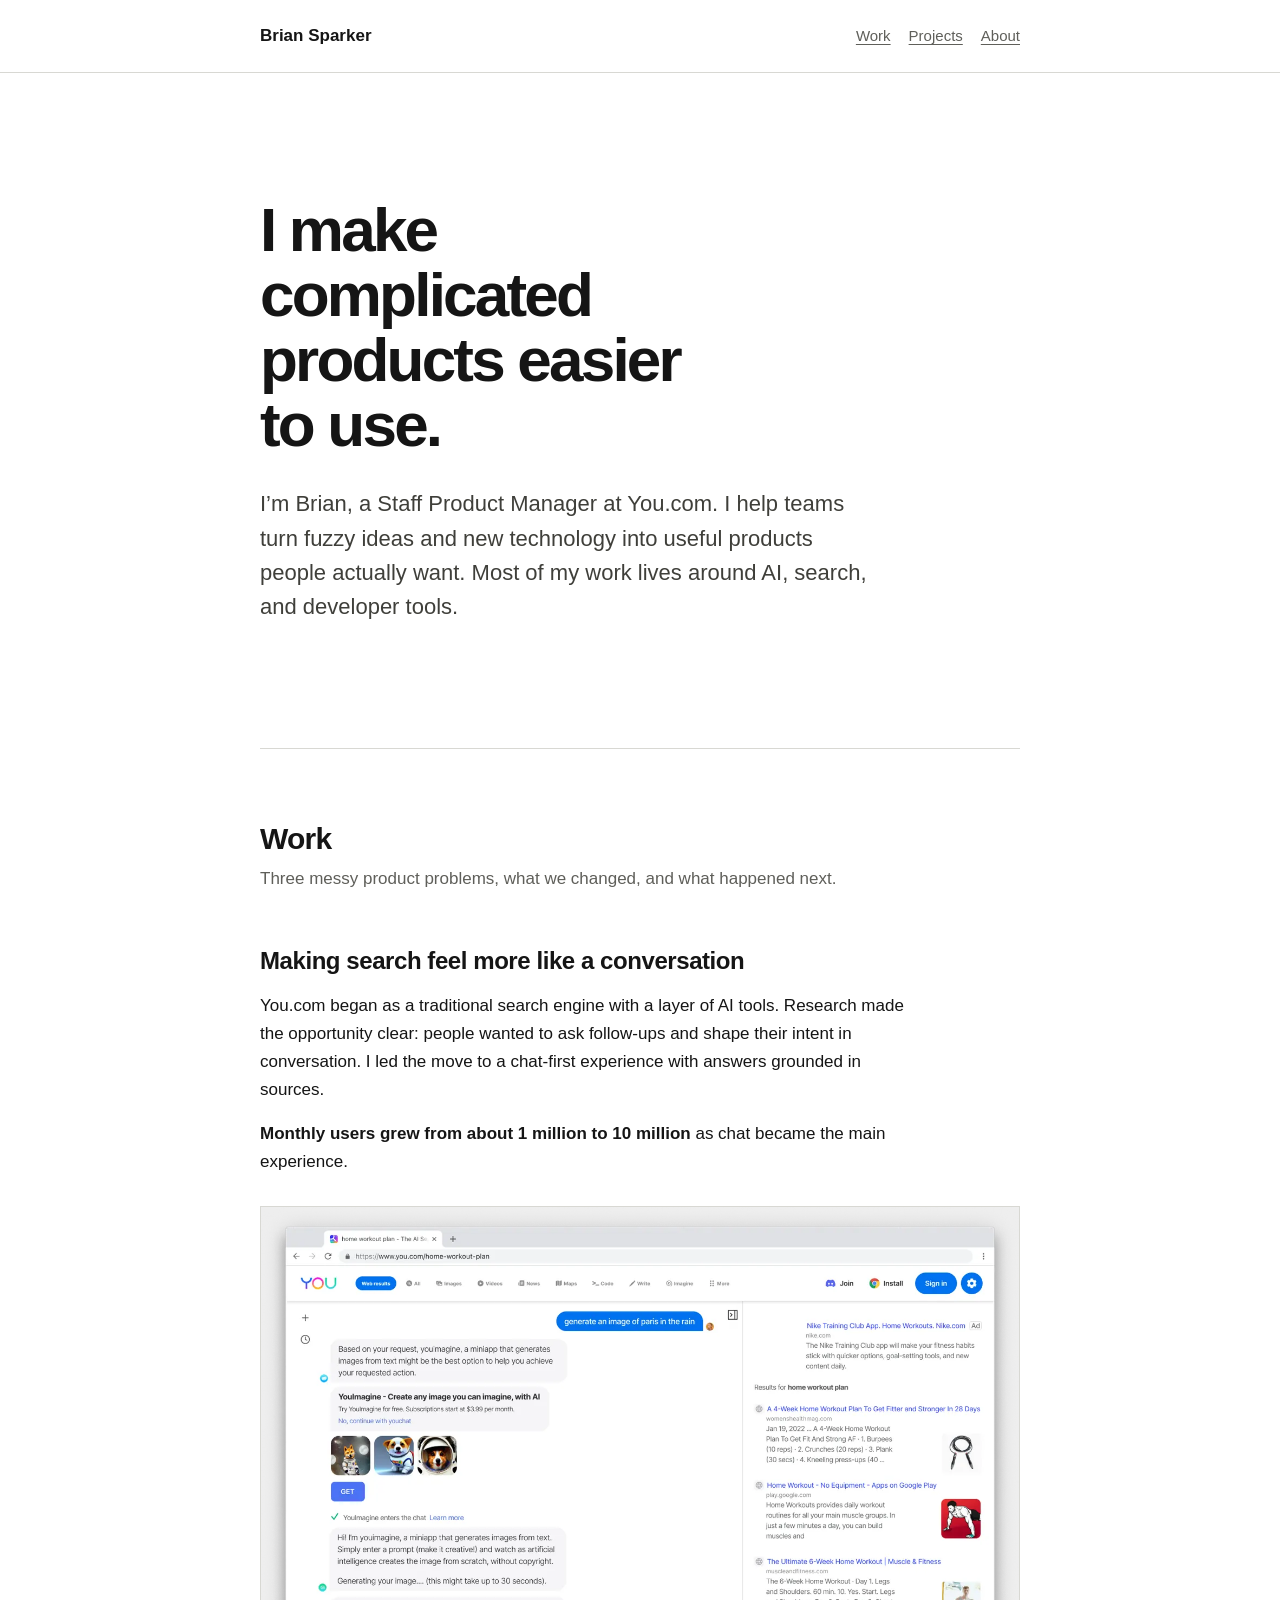
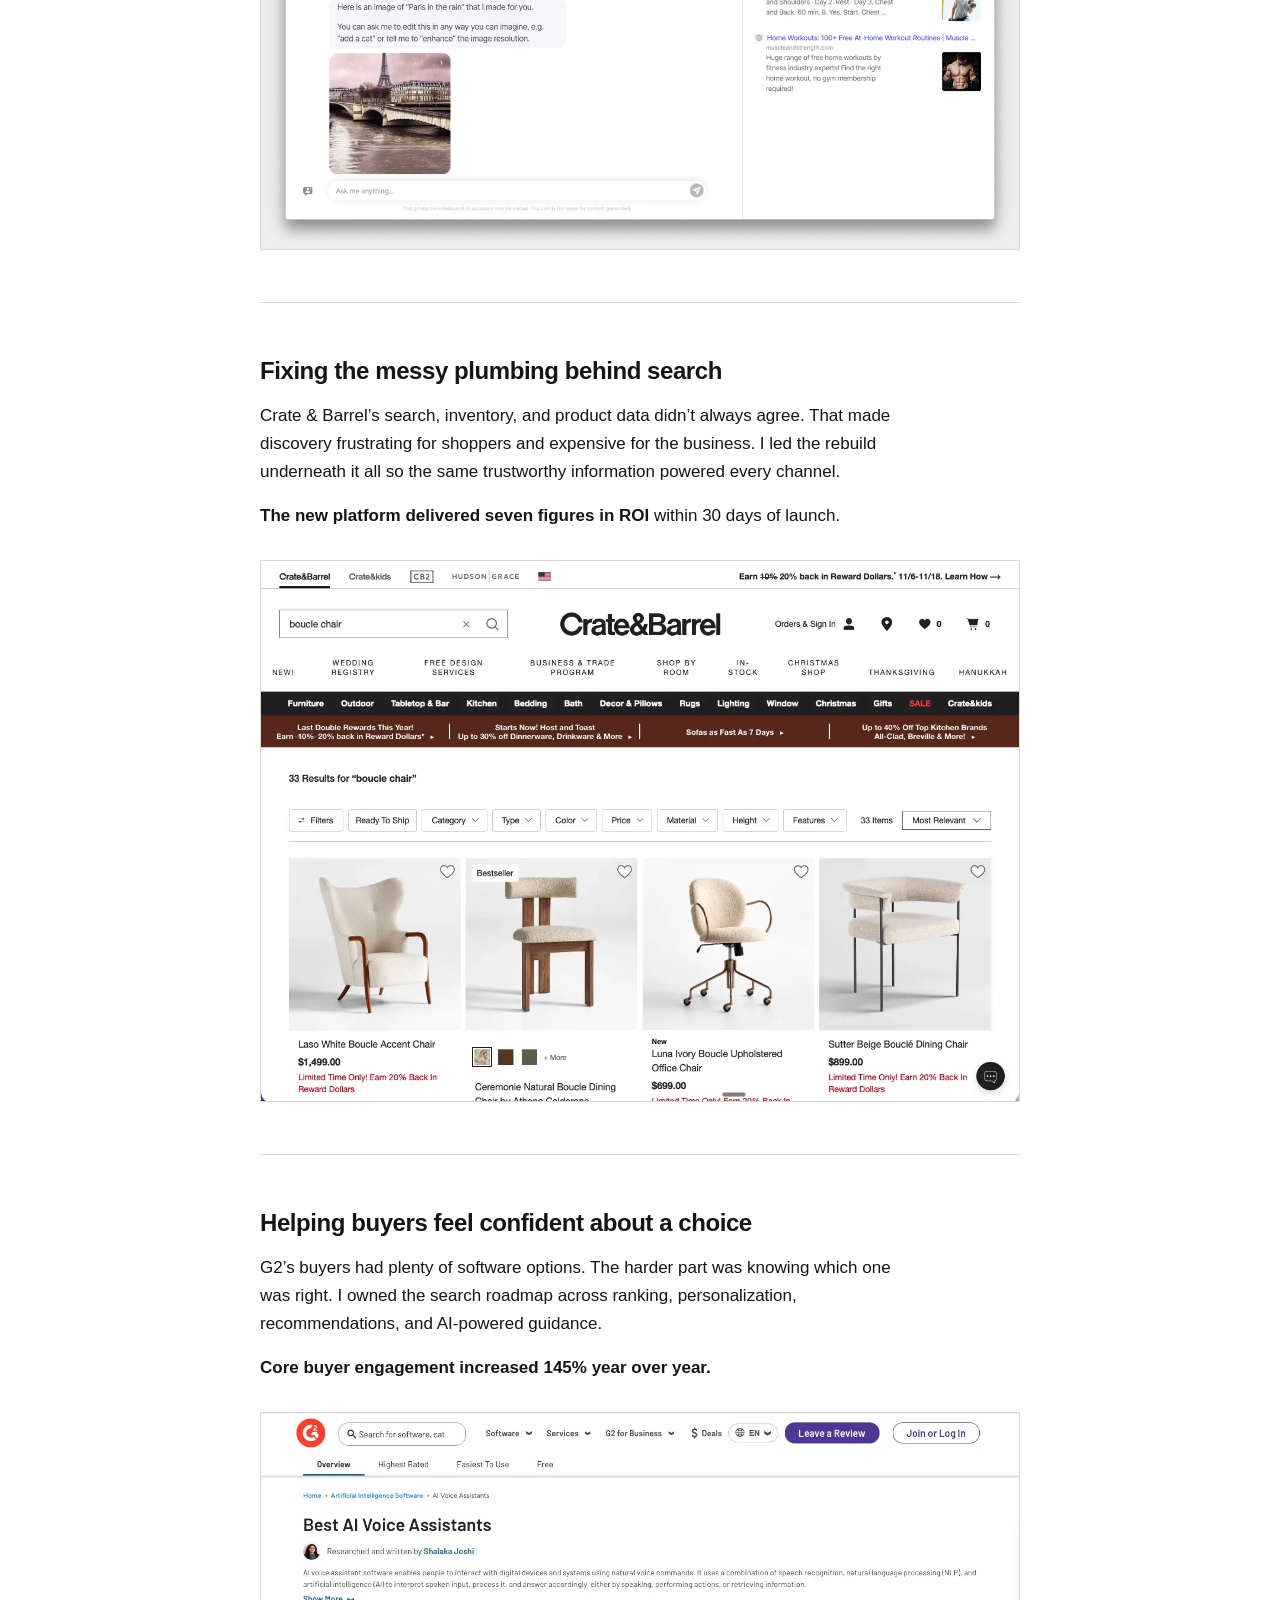
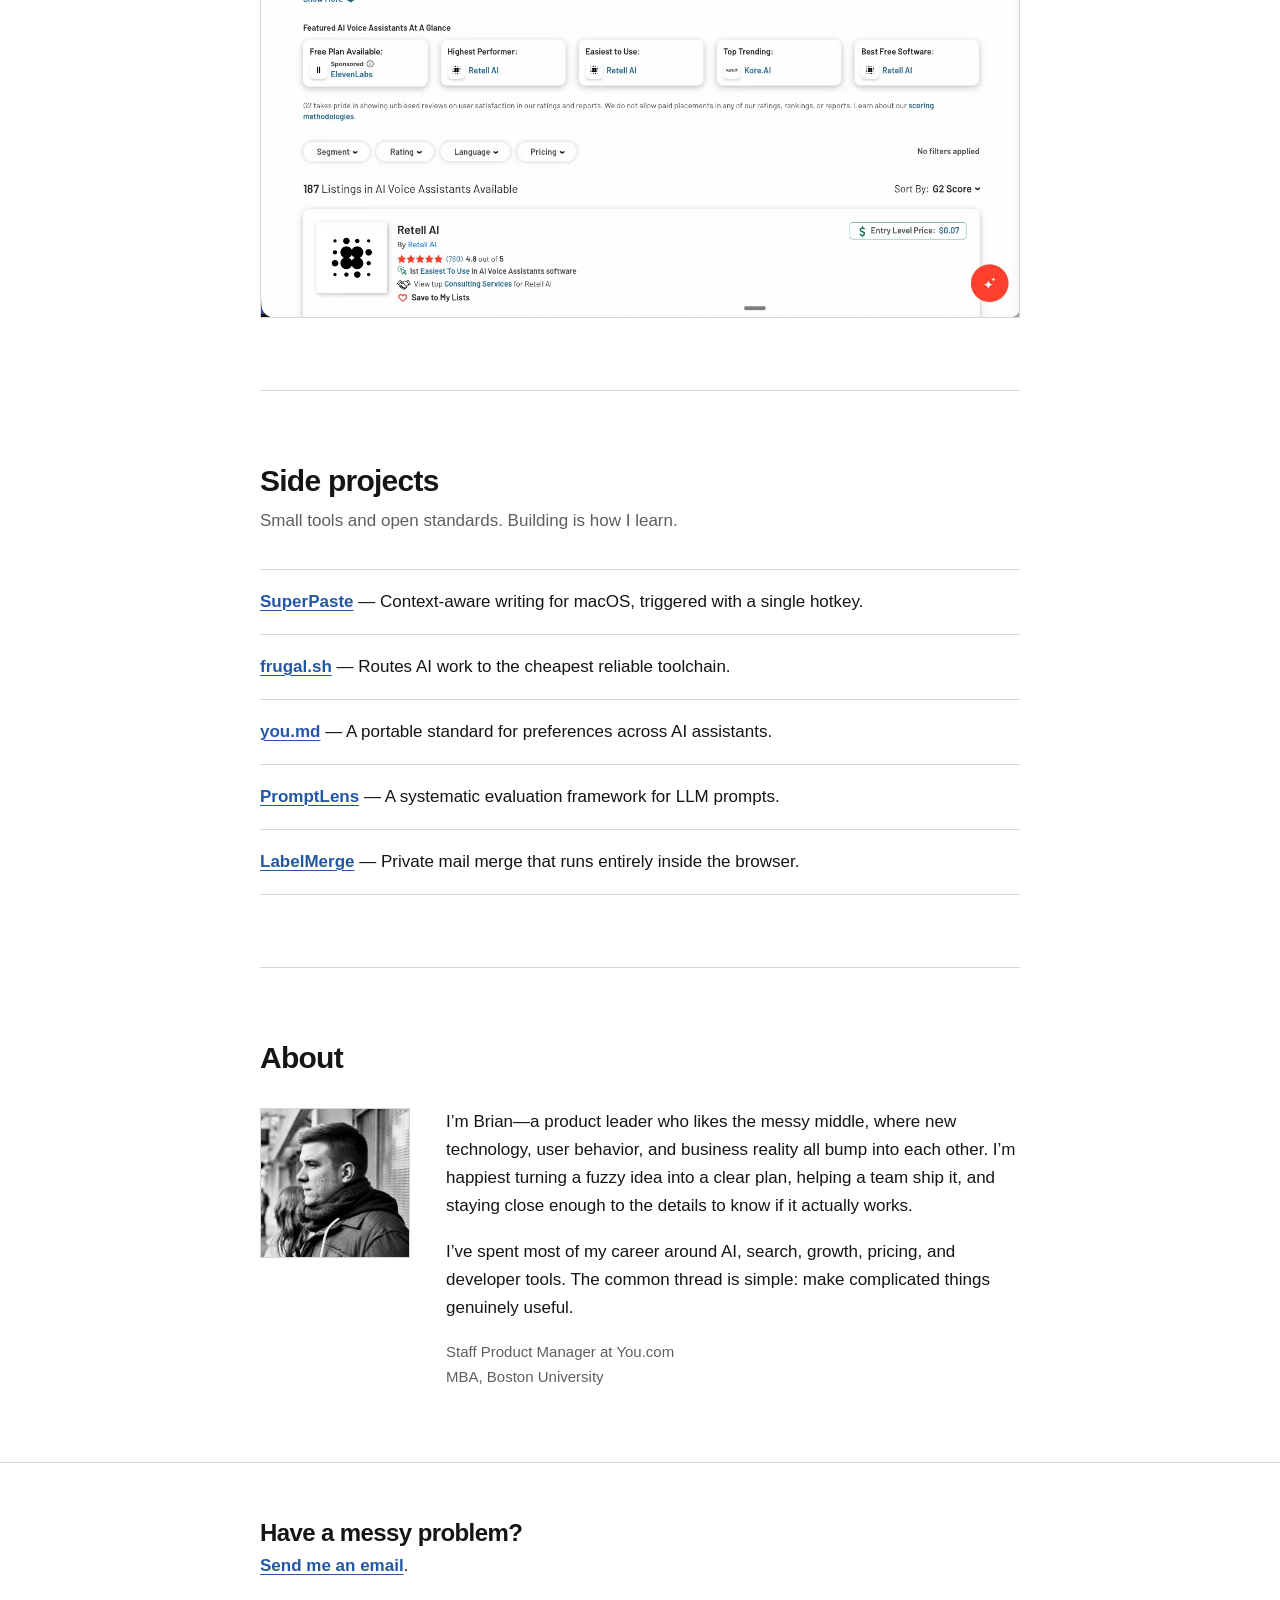
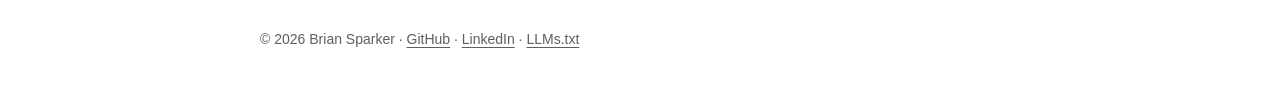
<file: index.html>
<!doctype html>
<html lang="en">
<head>
  <meta charset="utf-8" />
  <meta name="viewport" content="width=device-width, initial-scale=1" />
  <title>Brian Sparker — Product Leader in AI &amp; Search</title>
  <meta name="description" content="Brian Sparker is a product leader and hands-on builder working across AI, search, growth, and developer tools. Explore selected work and side projects." />
  <meta name="author" content="Brian Sparker" />
  <meta name="robots" content="index, follow, max-image-preview:large" />
  <meta name="theme-color" content="#ffffff" />

  <link rel="canonical" href="https://sparker.co/" />
  <link rel="icon" type="image/svg+xml" href="data:image/svg+xml,%3Csvg xmlns='http://www.w3.org/2000/svg' viewBox='0 0 100 100'%3E%3Ccircle cx='50' cy='50' r='38' fill='%23151515'/%3E%3C/svg%3E" />

  <meta property="og:type" content="website" />
  <meta property="og:locale" content="en_US" />
  <meta property="og:site_name" content="Brian Sparker" />
  <meta property="og:url" content="https://sparker.co/" />
  <meta property="og:title" content="Brian Sparker — Product Leader in AI &amp; Search" />
  <meta property="og:description" content="Product leader and hands-on builder working across AI, search, growth, and developer tools." />
  <meta property="og:image" content="https://sparker.co/assets/og.png" />
  <meta property="og:image:width" content="1200" />
  <meta property="og:image:height" content="630" />
  <meta property="og:image:alt" content="Brian Sparker, product leader and builder" />

  <meta name="twitter:card" content="summary_large_image" />
  <meta name="twitter:title" content="Brian Sparker — Product Leader in AI &amp; Search" />
  <meta name="twitter:description" content="Product leader and hands-on builder working across AI, search, growth, and developer tools." />
  <meta name="twitter:image" content="https://sparker.co/assets/og.png" />
  <meta name="twitter:image:alt" content="Brian Sparker, product leader and builder" />

  <script async src="https://www.googletagmanager.com/gtag/js?id=G-8MTXRGPF2B"></script>
  <script>
    window.dataLayer = window.dataLayer || [];
    function gtag(){dataLayer.push(arguments);}
    gtag('js', new Date());
    gtag('config', 'G-8MTXRGPF2B');
    gtag('event', 'conversion', {
      'send_to': 'AW-979562330/KuIBCLyXxdsbENrei9MD',
      'value': 1.0,
      'currency': 'USD'
    });
  </script>

  <script type="application/ld+json">
  {
    "@context": "https://schema.org",
    "@graph": [
      {
        "@type": "WebSite",
        "@id": "https://sparker.co/#website",
        "url": "https://sparker.co/",
        "name": "Brian Sparker",
        "alternateName": ["Sparker", "Sparker.co"],
        "description": "The portfolio of product leader and hands-on builder Brian Sparker.",
        "inLanguage": "en-US"
      },
      {
        "@type": "ProfilePage",
        "@id": "https://sparker.co/#profile",
        "url": "https://sparker.co/",
        "name": "Brian Sparker — Product Leader and Builder",
        "datePublished": "2026-05-27T00:00:00-04:00",
        "dateModified": "2026-09-01T00:00:00-04:00",
        "isPartOf": { "@id": "https://sparker.co/#website" },
        "mainEntity": { "@id": "https://sparker.co/#person" }
      },
      {
        "@type": "Person",
        "@id": "https://sparker.co/#person",
        "name": "Brian Sparker",
        "alternateName": "Sparker",
        "url": "https://sparker.co/",
        "image": "https://sparker.co/images/brian-sparker.webp",
        "jobTitle": "Staff Product Manager",
        "description": "Product leader and hands-on builder working across AI, search, growth, and developer tools.",
        "worksFor": {
          "@type": "Organization",
          "name": "You.com",
          "url": "https://you.com/"
        },
        "alumniOf": {
          "@type": "CollegeOrUniversity",
          "name": "Boston University",
          "url": "https://www.bu.edu/"
        },
        "knowsAbout": ["AI products", "Search", "Product strategy", "Growth", "Developer tools"],
        "sameAs": [
          "https://www.linkedin.com/in/bsparker/",
          "https://github.com/brainsparker",
          "https://profile.indeed.com/p/b-sparker"
        ]
      }
    ]
  }
  </script>

  <style>
    :root {
      --background: #fff;
      --text: #151515;
      --muted: #5f5f5a;
      --border: #d8d8d3;
      --link: #2457a6;
      --page-width: 760px;
    }

    * { box-sizing: border-box; }

    html {
      background: var(--background);
      scroll-behavior: smooth;
    }

    body {
      margin: 0;
      background: var(--background);
      color: var(--text);
      font-family: "Helvetica Neue", Helvetica, Arial, sans-serif;
      font-size: 17px;
      line-height: 1.65;
      -webkit-font-smoothing: antialiased;
    }

    ::selection { background: #d9e5f7; }

    a {
      color: var(--link);
      text-decoration-thickness: 1px;
      text-underline-offset: 3px;
    }

    a:hover { text-decoration-thickness: 2px; }

    a:focus-visible {
      outline: 2px solid var(--link);
      outline-offset: 4px;
    }

    .page {
      width: min(var(--page-width), calc(100% - 40px));
      margin-inline: auto;
    }

    .site-header { border-bottom: 1px solid var(--border); }

    .header-inner {
      display: flex;
      align-items: baseline;
      justify-content: space-between;
      gap: 24px;
      padding-block: 22px;
    }

    .home-link {
      color: var(--text);
      font-weight: 650;
      text-decoration: none;
    }

    nav {
      display: flex;
      flex-wrap: wrap;
      gap: 18px;
      font-size: 15px;
    }

    nav a { color: var(--muted); }

    .intro { padding-block: clamp(72px, 13vw, 124px); }

    .intro h1 {
      max-width: 13ch;
      margin: 0;
      font-size: clamp(42px, 7vw, 62px);
      font-weight: 650;
      letter-spacing: -0.045em;
      line-height: 1.05;
    }

    .intro p {
      max-width: 620px;
      margin: 30px 0 0;
      color: #3f3f3a;
      font-size: clamp(19px, 2.4vw, 22px);
      line-height: 1.55;
    }

    .section {
      padding-block: 72px;
      border-top: 1px solid var(--border);
    }

    h2, h3, p, figure { margin-top: 0; }

    h2 {
      margin-bottom: 8px;
      font-size: 30px;
      font-weight: 650;
      letter-spacing: -0.025em;
      line-height: 1.2;
    }

    h3 {
      margin-bottom: 16px;
      font-size: 24px;
      font-weight: 650;
      letter-spacing: -0.018em;
      line-height: 1.3;
    }

    .section-intro {
      margin-bottom: 0;
      color: var(--muted);
    }

    .work-item {
      padding-block: 52px;
      border-bottom: 1px solid var(--border);
    }

    .work-item:last-child {
      padding-bottom: 0;
      border-bottom: 0;
    }

    .work-item p {
      max-width: 660px;
      margin-bottom: 16px;
    }

    .work-item figure { margin: 30px 0 0; }

    .work-item picture,
    .work-item img {
      display: block;
      width: 100%;
    }

    .work-item img {
      height: auto;
      border: 1px solid var(--border);
      background: #eee;
    }

    .project-list {
      margin: 34px 0 0;
      padding: 0;
      list-style: none;
      border-top: 1px solid var(--border);
    }

    .project-list li {
      padding: 18px 0;
      border-bottom: 1px solid var(--border);
    }

    .project-list a { font-weight: 650; }

    .about {
      display: grid;
      grid-template-columns: 150px minmax(0, 1fr);
      gap: 36px;
      align-items: start;
      margin-top: 32px;
    }

    .about picture,
    .about img {
      display: block;
      width: 100%;
    }

    .about img {
      height: auto;
      aspect-ratio: 1;
      object-fit: cover;
      border: 1px solid var(--border);
    }

    .about p { margin-bottom: 18px; }

    .about p:last-child {
      margin-bottom: 0;
      color: var(--muted);
      font-size: 15px;
    }

    .site-footer {
      padding-block: 56px 36px;
      border-top: 1px solid var(--border);
    }

    .site-footer h2 {
      margin-bottom: 4px;
      font-size: 24px;
    }

    .email-link { font-weight: 650; }

    .footer-inner {
      display: flex;
      flex-direction: column;
      gap: 48px;
    }

    .footer-inner p { margin-bottom: 0; }

    .footer-meta {
      color: var(--muted);
      font-size: 14px;
    }

    .footer-meta a { color: inherit; }

    @media (max-width: 560px) {
      body { font-size: 16px; }

      .header-inner {
        align-items: flex-start;
        flex-direction: column;
        gap: 8px;
      }

      .intro { padding-block: 64px; }
      .section { padding-block: 56px; }
      .work-item { padding-block: 42px; }

      .about {
        grid-template-columns: 1fr;
        gap: 24px;
      }

      .about picture { width: 130px; }
    }

    @media (prefers-reduced-motion: reduce) {
      html { scroll-behavior: auto; }
    }
  </style>
</head>
<body id="top">
  <header class="site-header">
    <div class="page header-inner">
      <a class="home-link" href="#top">Brian Sparker</a>
      <nav aria-label="Primary navigation">
        <a href="#work">Work</a>
        <a href="#projects">Projects</a>
        <a href="#about">About</a>
      </nav>
    </div>
  </header>

  <main>
    <section class="page intro" aria-labelledby="intro-title">
      <h1 id="intro-title">I make complicated products easier to use.</h1>
      <p>I’m Brian, a Staff Product Manager at You.com. I help teams turn fuzzy ideas and new technology into useful products people actually want. Most of my work lives around AI, search, and developer tools.</p>
    </section>

    <section class="page section" id="work" aria-labelledby="work-title">
      <h2 id="work-title">Work</h2>
      <p class="section-intro">Three messy product problems, what we changed, and what happened next.</p>

      <article class="work-item">
        <h3>Making search feel more like a conversation</h3>
        <p>You.com began as a traditional search engine with a layer of AI tools. Research made the opportunity clear: people wanted to ask follow-ups and shape their intent in conversation. I led the move to a chat-first experience with answers grounded in sources.</p>
        <p><strong>Monthly users grew from about 1 million to 10 million</strong> as chat became the main experience.</p>
        <figure>
          <picture>
            <source srcset="images/youcom-screenshot.webp" type="image/webp" />
            <img src="images/youcom-screenshot.png" width="1540" height="1304" alt="The You.com conversational AI search interface" loading="lazy" decoding="async" />
          </picture>
        </figure>
      </article>

      <article class="work-item">
        <h3>Fixing the messy plumbing behind search</h3>
        <p>Crate &amp; Barrel’s search, inventory, and product data didn’t always agree. That made discovery frustrating for shoppers and expensive for the business. I led the rebuild underneath it all so the same trustworthy information powered every channel.</p>
        <p><strong>The new platform delivered seven figures in ROI</strong> within 30 days of launch.</p>
        <figure>
          <picture>
            <source srcset="images/crateandbarrel-screenshot.webp" type="image/webp" />
            <img src="images/crateandbarrel-screenshot.png" width="1279" height="910" alt="Crate and Barrel ecommerce search interface" loading="lazy" decoding="async" />
          </picture>
        </figure>
      </article>

      <article class="work-item">
        <h3>Helping buyers feel confident about a choice</h3>
        <p>G2’s buyers had plenty of software options. The harder part was knowing which one was right. I owned the search roadmap across ranking, personalization, recommendations, and AI-powered guidance.</p>
        <p><strong>Core buyer engagement increased 145% year over year.</strong></p>
        <figure>
          <picture>
            <source srcset="images/g2-screenshot.webp" type="image/webp" />
            <img src="images/g2-screenshot.png" width="1369" height="910" alt="G2 marketplace search interface" loading="lazy" decoding="async" />
          </picture>
        </figure>
      </article>
    </section>

    <section class="page section" id="projects" aria-labelledby="projects-title">
      <h2 id="projects-title">Side projects</h2>
      <p class="section-intro">Small tools and open standards. Building is how I learn.</p>

      <ul class="project-list">
        <li><a href="https://superpaste.ai" target="_blank" rel="noopener noreferrer">SuperPaste</a> — Context-aware writing for macOS, triggered with a single hotkey.</li>
        <li><a href="https://frugal.sh" target="_blank" rel="noopener noreferrer">frugal.sh</a> — Routes AI work to the cheapest reliable toolchain.</li>
        <li><a href="https://github.com/brainsparker/you.md" target="_blank" rel="noopener noreferrer">you.md</a> — A portable standard for preferences across AI assistants.</li>
        <li><a href="https://github.com/brainsparker/PromptLens" target="_blank" rel="noopener noreferrer">PromptLens</a> — A systematic evaluation framework for LLM prompts.</li>
        <li><a href="https://sparker.co/free-mail-merge/" target="_blank" rel="noopener noreferrer">LabelMerge</a> — Private mail merge that runs entirely inside the browser.</li>
      </ul>
    </section>

    <section class="page section" id="about" aria-labelledby="about-title">
      <h2 id="about-title">About</h2>
      <div class="about">
        <picture>
          <source srcset="images/brian-sparker.webp" type="image/webp" />
          <img src="images/brian-sparker.jpg" width="400" height="400" alt="Brian Sparker" loading="lazy" decoding="async" />
        </picture>
        <div>
          <p>I’m Brian—a product leader who likes the messy middle, where new technology, user behavior, and business reality all bump into each other. I’m happiest turning a fuzzy idea into a clear plan, helping a team ship it, and staying close enough to the details to know if it actually works.</p>
          <p>I’ve spent most of my career around AI, search, growth, pricing, and developer tools. The common thread is simple: make complicated things genuinely useful.</p>
          <p>Staff Product Manager at You.com<br />MBA, Boston University</p>
        </div>
      </div>
    </section>
  </main>

  <footer class="site-footer">
    <div class="page footer-inner">
      <div>
        <h2>Have a messy problem?</h2>
        <p><a class="email-link" href="mailto:sparker@hey.com">Send me an email</a>.</p>
      </div>
      <p class="footer-meta">© <span id="year">2026</span> Brian Sparker · <a href="https://github.com/brainsparker" target="_blank" rel="noopener noreferrer">GitHub</a> · <a href="https://www.linkedin.com/in/bsparker/" target="_blank" rel="noopener noreferrer">LinkedIn</a> · <a href="/llms.txt">LLMs.txt</a></p>
    </div>
  </footer>

  <script>
    document.getElementById('year').textContent = new Date().getFullYear();

    document.querySelectorAll('.project-list a').forEach((link) => {
      link.addEventListener('click', () => {
        if (typeof gtag === 'function') {
          gtag('event', 'click', {
            event_category: 'Work',
            event_label: link.textContent.trim()
          });
        }
      });
    });

    document.querySelector('.email-link')?.addEventListener('click', () => {
      if (typeof gtag === 'function') {
        gtag('event', 'click', {
          event_category: 'Connect',
          event_label: 'Email'
        });
      }
    });
  </script>
</body>
</html>
</file>
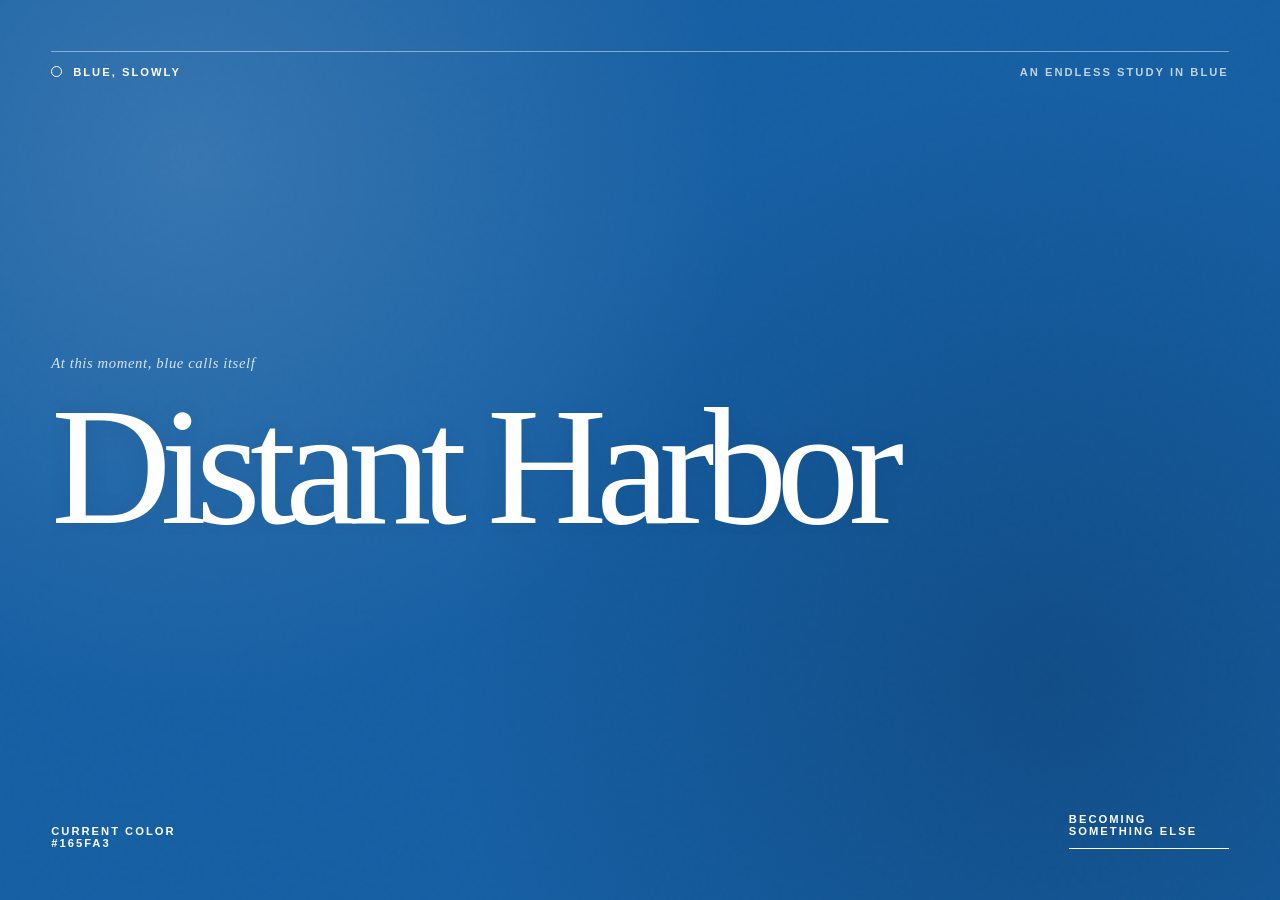
<file: favorite-blue/index.html>
<!doctype html>
<html lang="en">
  <head>
    <meta charset="UTF-8" />
    <meta name="viewport" content="width=device-width, initial-scale=1.0" />
    <meta name="theme-color" content="#165fa3" />
    <title>Blue, Slowly</title>
    <style>
      :root {
        color-scheme: dark;
        font-family: Arial, Helvetica, sans-serif;
        font-synthesis: none;
      }

      * {
        box-sizing: border-box;
      }

      html,
      body {
        min-height: 100%;
        margin: 0;
      }

      body {
        overflow: hidden;
        background: #165fa3;
        color: white;
      }

      .color-field,
      .color-field::before,
      .color-field::after {
        position: fixed;
        inset: 0;
      }

      .color-field {
        z-index: 0;
        background-color: var(--blue, #165fa3);
        transition: background-color 10s linear;
      }

      .color-field::before,
      .color-field::after {
        content: "";
        pointer-events: none;
      }

      .color-field::before {
        background:
          radial-gradient(circle at 15% 18%, rgb(255 255 255 / 14%), transparent 42%),
          radial-gradient(circle at 82% 76%, rgb(2 18 44 / 24%), transparent 48%);
        animation: drift 28s ease-in-out infinite alternate;
      }

      .color-field::after {
        opacity: 0.22;
        background-image: url("data:image/svg+xml,%3Csvg viewBox='0 0 180 180' xmlns='http://www.w3.org/2000/svg'%3E%3Cfilter id='noise'%3E%3CfeTurbulence type='fractalNoise' baseFrequency='.9' numOctaves='3' stitchTiles='stitch'/%3E%3C/filter%3E%3Crect width='100%25' height='100%25' filter='url(%23noise)' opacity='.22'/%3E%3C/svg%3E");
        mix-blend-mode: soft-light;
      }

      main {
        position: relative;
        z-index: 1;
        min-height: 100svh;
        display: grid;
        grid-template-rows: auto 1fr auto;
        padding: clamp(1.5rem, 4vw, 4rem);
      }

      header,
      footer {
        display: flex;
        align-items: center;
        justify-content: space-between;
        gap: 1rem;
        font-size: 0.7rem;
        font-weight: 700;
        letter-spacing: 0.18em;
        text-transform: uppercase;
      }

      header {
        border-top: 1px solid rgb(255 255 255 / 45%);
        padding-top: 0.85rem;
      }

      .mark {
        display: flex;
        align-items: center;
        gap: 0.7rem;
      }

      .mark::before {
        width: 0.55rem;
        height: 0.55rem;
        border: 1px solid currentColor;
        border-radius: 50%;
        content: "";
      }

      .intro {
        opacity: 0.72;
      }

      .portrait {
        align-self: center;
        width: min(100%, 88rem);
        padding-block: 7vh;
      }

      .eyebrow {
        margin: 0 0 clamp(1rem, 3vh, 2rem);
        font-family: Georgia, "Times New Roman", serif;
        font-size: clamp(0.85rem, 1.15vw, 1.1rem);
        font-style: italic;
        letter-spacing: 0.04em;
        opacity: 0.8;
      }

      .name-window {
        overflow: hidden;
      }

      h1 {
        max-width: 12ch;
        margin: 0;
        font-family: Georgia, "Times New Roman", serif;
        font-size: clamp(4rem, 13vw, 12rem);
        font-weight: 400;
        letter-spacing: -0.065em;
        line-height: 0.82;
        text-wrap: balance;
        text-shadow: 0 2px 25px rgb(0 20 50 / 9%);
      }

      h1.leaving {
        animation: leave 1.1s cubic-bezier(0.7, 0, 0.3, 1) forwards;
      }

      h1.arriving {
        animation: arrive 1.25s cubic-bezier(0.16, 1, 0.3, 1) forwards;
      }

      footer {
        align-items: end;
      }

      .hex {
        font-variant-numeric: tabular-nums;
      }

      .counter {
        width: 10rem;
      }

      .counter-track {
        height: 1px;
        margin-top: 0.7rem;
        overflow: hidden;
        background: rgb(255 255 255 / 30%);
      }

      .counter-track span {
        display: block;
        width: 100%;
        height: 100%;
        background: currentColor;
        transform: scaleX(0);
        transform-origin: left;
      }

      .counter-track span.running {
        animation: count 10s linear forwards;
      }

      @keyframes drift {
        from { transform: scale(1.05) translate3d(-2%, -1%, 0); }
        to { transform: scale(1.14) translate3d(3%, 2%, 0); }
      }

      @keyframes leave {
        to { transform: translateY(-105%); opacity: 0; }
      }

      @keyframes arrive {
        from { transform: translateY(105%); opacity: 0; }
        to { transform: translateY(0); opacity: 1; }
      }

      @keyframes count {
        to { transform: scaleX(1); }
      }

      @media (max-width: 600px) {
        .intro {
          display: none;
        }

        h1 {
          font-size: clamp(4.2rem, 22vw, 7rem);
          line-height: 0.88;
        }

        footer {
          font-size: 0.62rem;
        }

        .counter {
          width: 7rem;
        }
      }

      @media (prefers-reduced-motion: reduce) {
        .color-field,
        h1,
        .counter-track span {
          transition-duration: 0.01ms;
          animation-duration: 0.01ms !important;
        }
      }
    </style>
  </head>
  <body>
    <div class="color-field" aria-hidden="true"></div>

    <main>
      <header>
        <div class="mark">Blue, Slowly</div>
        <div class="intro">An endless study in blue</div>
      </header>

      <section class="portrait" aria-live="polite">
        <p class="eyebrow">At this moment, blue calls itself</p>
        <div class="name-window">
          <h1 id="color-name">Distant Harbor</h1>
        </div>
      </section>

      <footer>
        <div>
          <div>Current color</div>
          <div class="hex" id="hex">#165FA3</div>
        </div>
        <div class="counter">
          <div>Becoming something else</div>
          <div class="counter-track"><span id="progress"></span></div>
        </div>
      </footer>
    </main>

    <script>
      const adjectives = [
        "Distant", "Quiet", "Tender", "Velvet", "Infinite", "Falling",
        "After", "Pale", "Electric", "Midnight", "Open", "Soft",
        "Borrowed", "Slow", "Last", "Weightless", "Hidden", "Deep"
      ];

      const subjects = [
        "Harbor", "Weather", "Hour", "Current", "Horizon", "Rain",
        "Memory", "Tide", "Silence", "Window", "Ocean", "Dream",
        "Distance", "Evening", "Sky", "Echo", "River", "Light"
      ];

      const field = document.querySelector(".color-field");
      const name = document.querySelector("#color-name");
      const hex = document.querySelector("#hex");
      const progress = document.querySelector("#progress");
      let step = 0;

      function hslToHex(h, s, l) {
        s /= 100;
        l /= 100;
        const chroma = (1 - Math.abs(2 * l - 1)) * s;
        const x = chroma * (1 - Math.abs((h / 60) % 2 - 1));
        const m = l - chroma / 2;
        let rgb;

        if (h < 60) rgb = [chroma, x, 0];
        else if (h < 120) rgb = [x, chroma, 0];
        else if (h < 180) rgb = [0, chroma, x];
        else if (h < 240) rgb = [0, x, chroma];
        else if (h < 300) rgb = [x, 0, chroma];
        else rgb = [chroma, 0, x];

        return "#" + rgb
          .map(value => Math.round((value + m) * 255).toString(16).padStart(2, "0"))
          .join("")
          .toUpperCase();
      }

      function nextBlue() {
        step += 1;

        // Irrational increments keep the sequence wandering without obvious repetition.
        const hue = 195 + ((step * 17.3) % 48);
        const saturation = 45 + ((step * 23.7) % 42);
        const lightness = 28 + ((step * 13.1) % 34);
        const nextHex = hslToHex(hue, saturation, lightness);

        const adjective = adjectives[(step * 7) % adjectives.length];
        const subjectIndex = (step * 11 + Math.floor(step / adjectives.length)) % subjects.length;
        const nextName = `${adjective} ${subjects[subjectIndex]}`;

        field.style.setProperty("--blue", nextHex);
        document.querySelector('meta[name="theme-color"]').content = nextHex;
        hex.textContent = nextHex;
        name.className = "leaving";

        window.setTimeout(() => {
          name.textContent = nextName;
          name.className = "arriving";
        }, 850);

        progress.classList.remove("running");
        void progress.offsetWidth;
        progress.classList.add("running");
      }

      progress.classList.add("running");
      window.setInterval(nextBlue, 10000);
    </script>
  </body>
</html>
</file>
